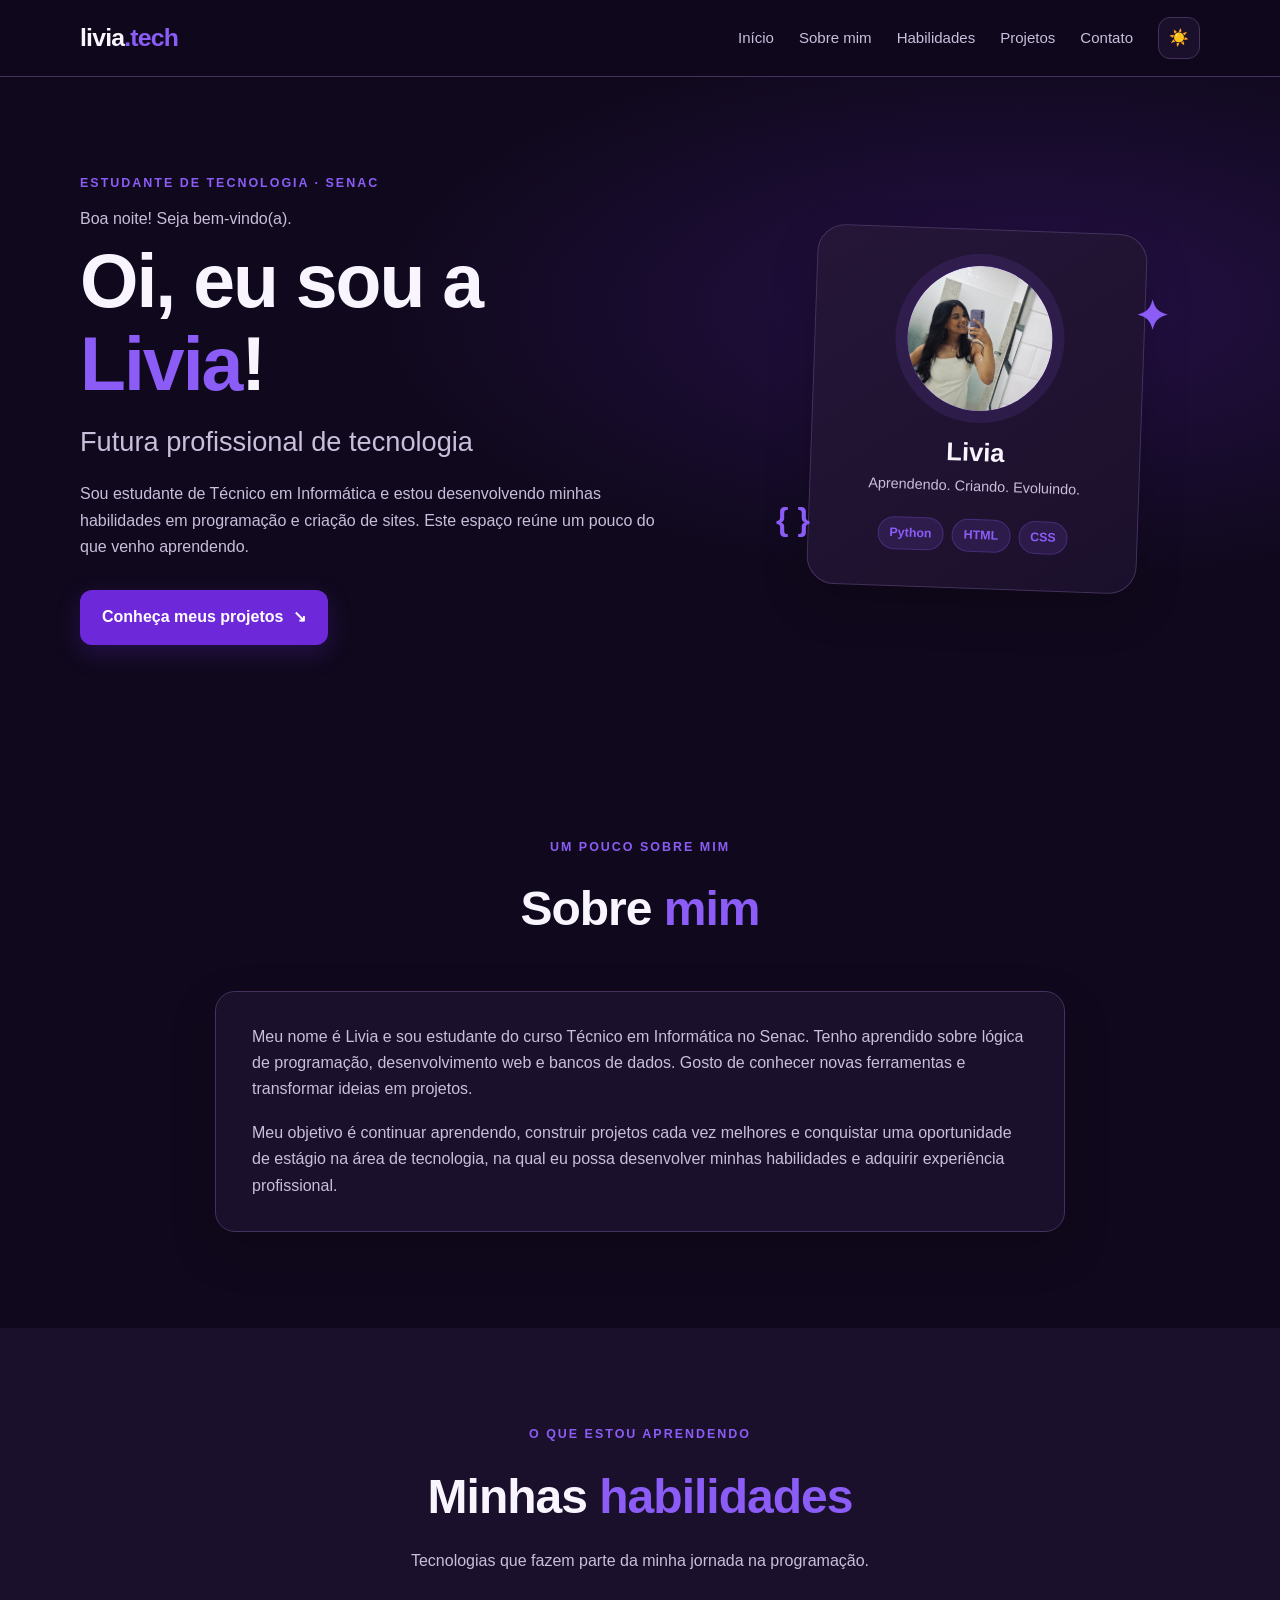
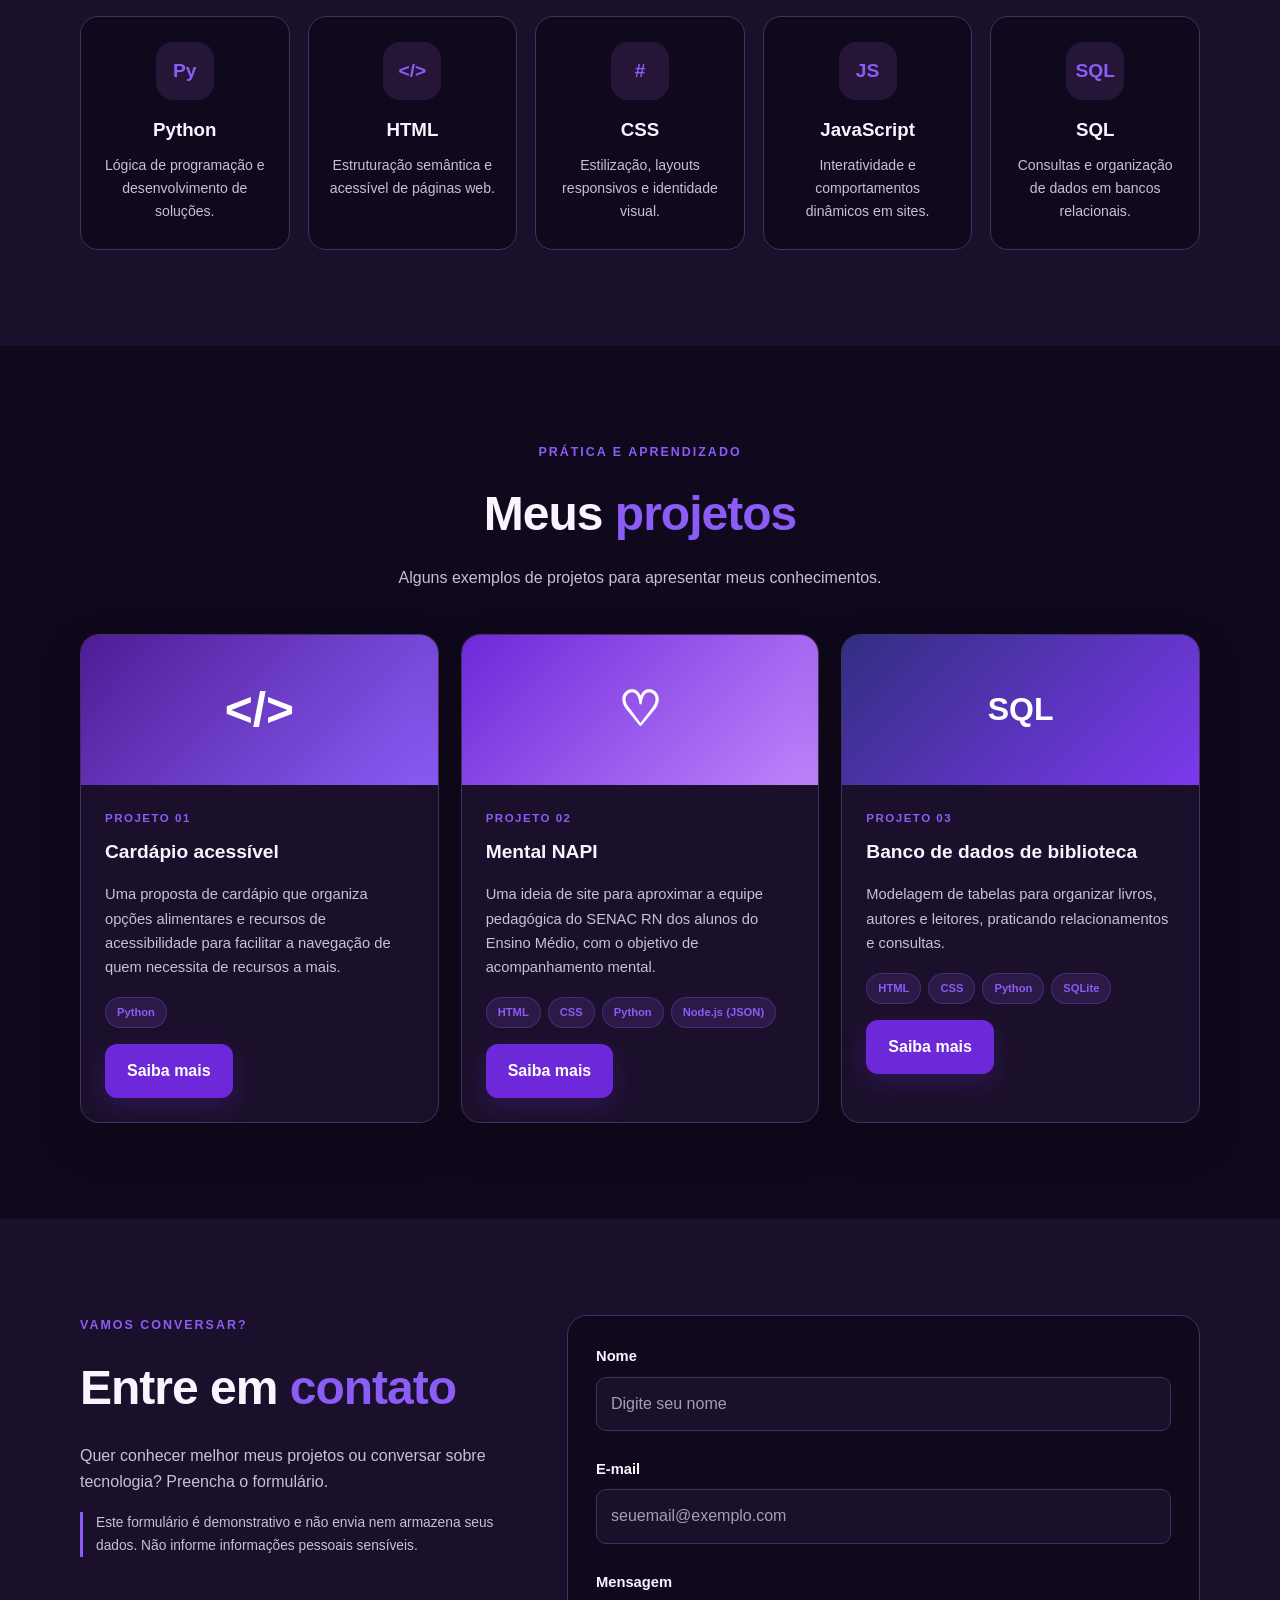
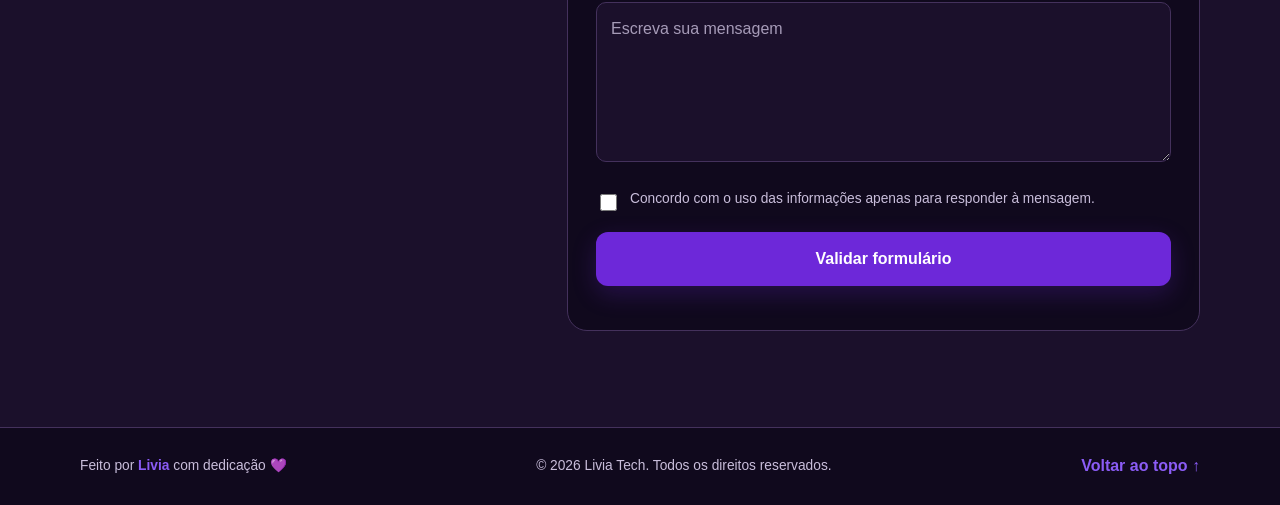
<file: portfolio_livia/index.html>
<!DOCTYPE html>
<html lang="pt-BR">
<head>
  <meta charset="UTF-8">
  <meta name="viewport" content="width=device-width, initial-scale=1.0">
  <meta name="description" content="Portfólio de Livia, estudante de Técnico em Informática no Senac.">
  <title>Livia | Portfólio de Tecnologia</title>
  <link rel="stylesheet" href="css/style.css">
  <script src="js/script.js" defer></script>
</head>
<body>
  <a class="pular-conteudo" href="#conteudo">Pular para o conteúdo</a>

  <header class="cabecalho">
    <div class="container barra-navegacao">
      <a class="logo" href="#inicio" aria-label="Livia Tech, página inicial">livia<span>.tech</span></a>

      <button class="menu-toggle" type="button" aria-label="Abrir menu de navegação"
              aria-expanded="false" aria-controls="menu-principal">
        <span></span><span></span><span></span>
      </button>

      <nav id="menu-principal" class="menu" aria-label="Navegação principal">
        <a href="#inicio">Início</a>
        <a href="#sobre">Sobre mim</a>
        <a href="#habilidades">Habilidades</a>
        <a href="#projetos">Projetos</a>
        <a href="#contato">Contato</a>
        <button id="tema-toggle" class="botao-tema" type="button" aria-label="Ativar modo claro">☀️</button>
      </nav>
    </div>
  </header>

  <main id="conteudo">
    <section id="inicio" class="inicio secao">
      <div class="container inicio-conteudo">
        <div class="inicio-texto">
          <p class="sobretitulo">ESTUDANTE DE TECNOLOGIA · SENAC</p>
          <p id="saudacao" class="saudacao" aria-live="polite">Olá! Seja bem-vindo(a).</p>
          <h1>Oi, eu sou a <span>Livia</span>!</h1>
          <h2>Futura profissional de tecnologia</h2>
          <p class="descricao">
            Sou estudante de Técnico em Informática e estou desenvolvendo minhas habilidades
            em programação e criação de sites. Este espaço reúne um pouco do que venho aprendendo.
          </p>
          <a class="botao principal" href="#projetos">Conheça meus projetos <span aria-hidden="true">↘</span></a>
        </div>

        <div class="avatar-area" aria-label="Ilustração de computador com símbolo de código">
          <div class="avatar-card">
            <div class="avatar-circulo">
              <img src="img/fotominhadiva.jfif" alt="Foto de Livia">
            </div>
            <p class="avatar-nome">Livia</p>
            <p class="avatar-legenda">Aprendendo. Criando. Evoluindo.</p>
            <div class="avatar-etiquetas" aria-hidden="true">
              <span>Python</span><span>HTML</span><span>CSS</span>
            </div>
          </div>
          <span class="decoracao decoracao-um" aria-hidden="true">✦</span>
          <span class="decoracao decoracao-dois" aria-hidden="true">{ }</span>
        </div>
      </div>
    </section>

    <section id="sobre" class="secao">
      <div class="container">
        <div class="titulo-secao">
          <p class="sobretitulo">UM POUCO SOBRE MIM</p>
          <h2>Sobre <span>mim</span></h2>
        </div>
        <div class="sobre-cartao">
          <p>
            Meu nome é Livia e sou estudante do curso Técnico em Informática no Senac.
            Tenho aprendido sobre lógica de programação, desenvolvimento web e bancos de dados.
            Gosto de conhecer novas ferramentas e transformar ideias em projetos.
          </p>
          <p>
            Meu objetivo é continuar aprendendo, construir projetos cada vez melhores e conquistar
            uma oportunidade de estágio na área de tecnologia, na qual eu possa desenvolver minhas
            habilidades e adquirir experiência profissional.
          </p>
        </div>
      </div>
    </section>

    <section id="habilidades" class="secao secao-alternada">
      <div class="container">
        <div class="titulo-secao">
          <p class="sobretitulo">O QUE ESTOU APRENDENDO</p>
          <h2>Minhas <span>habilidades</span></h2>
          <p class="subtitulo-secao">Tecnologias que fazem parte da minha jornada na programação.</p>
        </div>
        <div class="habilidades-grid">
          <article class="habilidade-card">
            <div class="habilidade-icone" aria-hidden="true">Py</div>
            <h3>Python</h3>
            <p>Lógica de programação e desenvolvimento de soluções.</p>
          </article>
          <article class="habilidade-card">
            <div class="habilidade-icone" aria-hidden="true">&lt;/&gt;</div>
            <h3>HTML</h3>
            <p>Estruturação semântica e acessível de páginas web.</p>
          </article>
          <article class="habilidade-card">
            <div class="habilidade-icone" aria-hidden="true">#</div>
            <h3>CSS</h3>
            <p>Estilização, layouts responsivos e identidade visual.</p>
          </article>
          <article class="habilidade-card">
            <div class="habilidade-icone" aria-hidden="true">JS</div>
            <h3>JavaScript</h3>
            <p>Interatividade e comportamentos dinâmicos em sites.</p>
          </article>
          <article class="habilidade-card">
            <div class="habilidade-icone" aria-hidden="true">SQL</div>
            <h3>SQL</h3>
            <p>Consultas e organização de dados em bancos relacionais.</p>
          </article>
        </div>
      </div>
    </section>

    <section id="projetos" class="secao">
      <div class="container">
        <div class="titulo-secao">
          <p class="sobretitulo">PRÁTICA E APRENDIZADO</p>
          <h2>Meus <span>projetos</span></h2>
          <p class="subtitulo-secao">Alguns exemplos de projetos para apresentar meus conhecimentos.</p>
        </div>
        <div class="projetos-grid">
          <article class="projeto-card">
            <div class="projeto-topo projeto-topo-um" aria-hidden="true"><span>&lt;/&gt;</span></div>
            <div class="projeto-corpo">
              <p class="projeto-numero">PROJETO 01</p>
              <h3>Cardápio acessível</h3>
              <p>Uma proposta de cardápio que organiza opções alimentares e recursos de acessibilidade para facilitar a navegação
                de quem necessita de recursos a mais.
              </p>
              <div class="tags"><span>Python</span></div>
              <a class="botao principal mt-3" href="https://github.com/helosvflx/Projeto-Final-22.04/blob/main/Projeto%20Final%20-%2022.04/projeto.py" target="_blank" rel="noopener noreferrer">Saiba mais</a>
            </div>
          </article>
          <article class="projeto-card">
            <div class="projeto-topo projeto-topo-dois" aria-hidden="true"><span>♡</span></div>
            <div class="projeto-corpo">
              <p class="projeto-numero">PROJETO 02</p>
              <h3>Mental NAPI</h3>
              <p>Uma ideia de site para aproximar a equipe pedagógica do SENAC RN dos alunos do Ensino Médio, com o objetivo de acompanhamento mental.</p>
              <div class="tags"><span>HTML</span><span>CSS</span><span>Python</span><span>Node.js (JSON)</span></div>
              <a class="botao principal mt-3" href="https://github.com/helosvflx/TRABALHO-COMPLETO-UC31/tree/main/Trabalho%20final%20UC31%20-%2005.08.2026" target="_blank" rel="noopener noreferrer">Saiba mais</a>
            </div>
          </article>
          <article class="projeto-card">
            <div class="projeto-topo projeto-topo-tres" aria-hidden="true"><span>SQL</span></div>
            <div class="projeto-corpo">
              <p class="projeto-numero">PROJETO 03</p>
              <h3>Banco de dados de biblioteca</h3>
              <p>Modelagem de tabelas para organizar livros, autores e leitores, praticando relacionamentos e consultas.</p>
              <div class="tags"><span>HTML</span><span>CSS</span><span>Python</span><span>SQLite</span></div>
              <a class="botao principal mt-3" href="https://github.com/helosvflx/UC32---Banco-de-Dados/tree/main/Biblioteca%20-%2002.10.2026" target="_blank" rel="noopener noreferrer">Saiba mais</a>
            </div>
          </article>
        </div>
      </div>
    </section>

    <section id="contato" class="secao secao-alternada">
      <div class="container contato-layout">
        <div class="contato-texto">
          <p class="sobretitulo">VAMOS CONVERSAR?</p>
          <h2>Entre em <span>contato</span></h2>
          <p>Quer conhecer melhor meus projetos ou conversar sobre tecnologia? Preencha o formulário.</p>
          <p class="privacidade">Este formulário é demonstrativo e não envia nem armazena seus dados. Não informe informações pessoais sensíveis.</p>
        </div>
        <form id="form-contato" class="formulario" novalidate>
          <div class="campo">
            <label for="nome">Nome</label>
            <input id="nome" name="nome" type="text" autocomplete="name" required maxlength="80"
                   placeholder="Digite seu nome">
            <small class="erro" id="erro-nome"></small>
          </div>
          <div class="campo">
            <label for="email">E-mail</label>
            <input id="email" name="email" type="email" autocomplete="email" required maxlength="120"
                   placeholder="seuemail@exemplo.com">
            <small class="erro" id="erro-email"></small>
          </div>
          <div class="campo">
            <label for="mensagem">Mensagem</label>
            <textarea id="mensagem" name="mensagem" rows="5" required maxlength="1000"
                      placeholder="Escreva sua mensagem"></textarea>
            <small class="erro" id="erro-mensagem"></small>
          </div>
          <div class="campo campo-consentimento">
            <input id="consentimento" name="consentimento" type="checkbox" required>
            <label for="consentimento">Concordo com o uso das informações apenas para responder à mensagem.</label>
          </div>
          <small class="erro" id="erro-consentimento"></small>
          <button class="botao principal botao-enviar" type="submit">Validar formulário</button>
          <p id="status-formulario" class="status-formulario" role="status" aria-live="polite"></p>
        </form>
      </div>
    </section>
  </main>

  <footer class="rodape">
    <div class="container rodape-conteudo">
      <p>Feito por <strong>Livia</strong> com dedicação 💜</p>
      <p>© <span id="ano-atual"></span> Livia Tech. Todos os direitos reservados.</p>
      <a class="voltar-topo" href="#inicio">Voltar ao topo ↑</a>
    </div>
  </footer>
</body>
</html>
</file>
<file: portfolio_livia/css/style.css>
/* PORTFÓLIO LIVIA — TEMA ROXO */
:root {
  --roxo-escuro: #24103f;
  --roxo: #6d28d9;
  --roxo-vivo: #8b5cf6;
  --roxo-claro: #c4b5fd;
  --lilas: #ede9fe;
  --fundo: #10091d;
  --superficie: #1b102b;
  --superficie-2: #251638;
  --texto: #f8f5ff;
  --texto-suave: #c9bedb;
  --borda: #44315c;
  --sombra: 0 18px 45px rgba(0, 0, 0, .22);
}

* { box-sizing: border-box; }
html { scroll-behavior: smooth; scroll-padding-top: 90px; }
body {
  margin: 0;
  background: var(--fundo);
  color: var(--texto);
  font-family: Arial, Helvetica, sans-serif;
  line-height: 1.65;
  transition: background .25s ease, color .25s ease;
}
body.modo-claro {
  --fundo: #faf7ff;
  --superficie: #ffffff;
  --superficie-2: #f1eaff;
  --texto: #241638;
  --texto-suave: #514263;
  --borda: #d8c9f2;
  --sombra: 0 18px 45px rgba(57, 31, 91, .10);
}
a { color: inherit; }
button, input, textarea { font: inherit; }
button, a { -webkit-tap-highlight-color: transparent; }
a:focus-visible, button:focus-visible, input:focus-visible, textarea:focus-visible {
  outline: 3px solid #c4b5fd;
  outline-offset: 4px;
}
.container { width: min(1120px, calc(100% - 40px)); margin-inline: auto; }
.pular-conteudo {
  position: absolute; top: -60px; left: 12px; z-index: 1000;
  padding: 10px 14px; color: #fff; background: var(--roxo);
  border-radius: 8px;
}
.pular-conteudo:focus { top: 12px; }

.cabecalho {
  position: sticky; top: 0; z-index: 100;
  background: color-mix(in srgb, var(--fundo) 90%, transparent);
  backdrop-filter: blur(14px); border-bottom: 1px solid var(--borda);
}
.barra-navegacao { min-height: 76px; display: flex; align-items: center; justify-content: space-between; gap: 24px; }
.logo { font-size: 1.55rem; font-weight: 800; text-decoration: none; letter-spacing: -.8px; }
.logo span { color: var(--roxo-vivo); }
.menu { display: flex; align-items: center; gap: 25px; }
.menu a { color: var(--texto-suave); text-decoration: none; font-size: .94rem; transition: color .2s; }
.menu a:hover, .menu a:focus-visible { color: var(--roxo-vivo); }
.botao-tema {
  width: 42px; height: 42px; border-radius: 12px; border: 1px solid var(--borda);
  background: var(--superficie); color: var(--texto); cursor: pointer;
}
.menu-toggle { display: none; }

.secao { padding: 96px 0; }
.inicio {
  min-height: 620px; display: flex; align-items: center; overflow: hidden;
  background: radial-gradient(ellipse at 80% 35%, rgba(109, 40, 217, .22), transparent 45%);
}
.inicio-conteudo { display: grid; grid-template-columns: 1.15fr .85fr; align-items: center; gap: 70px; }
.sobretitulo { color: var(--roxo-vivo); font-size: .78rem; font-weight: 800; letter-spacing: 2px; margin: 0 0 12px; }
.saudacao { color: var(--texto-suave); margin: 0 0 8px; }
.inicio h1 { margin: 0; font-size: clamp(2.6rem, 6vw, 4.7rem); line-height: 1.1; letter-spacing: -2px; }
.inicio h1 span, .titulo-secao h2 span, .contato-texto h2 span { color: var(--roxo-vivo); }
.inicio h2 { margin: 15px 0; font-size: clamp(1.2rem, 2.7vw, 1.7rem); color: var(--texto-suave); font-weight: 500; }
.descricao { max-width: 590px; color: var(--texto-suave); margin-bottom: 30px; }
.botao {
  display: inline-flex; justify-content: center; align-items: center; gap: 10px;
  padding: 13px 21px; border-radius: 12px; font-weight: 700; text-decoration: none;
  border: 1px solid transparent; cursor: pointer; transition: transform .2s, background .2s;
}
.botao:hover { transform: translateY(-2px); }
.principal { background: var(--roxo); color: #fff; box-shadow: 0 8px 24px rgba(109, 40, 217, .24); }
.principal:hover { background: #5b21b6; }

.avatar-area { min-height: 360px; display: grid; place-items: center; position: relative; }
.avatar-card {
  width: min(330px, 100%); padding: 36px 25px; text-align: center; border-radius: 28px;
  border: 1px solid var(--borda); background: linear-gradient(145deg, var(--superficie-2), var(--superficie));
  box-shadow: var(--sombra); transform: rotate(2deg);
}
.avatar-circulo {
  width: 145px; height: 145px; margin: 0 auto 20px; border-radius: 50%;
  display: grid; place-items: center; color: white; font-size: 2.6rem; font-weight: 800;
  background: linear-gradient(135deg, var(--roxo), #a78bfa);
  box-shadow: 0 0 0 12px rgba(139, 92, 246, .12);
}
.avatar-nome { font-size: 1.6rem; font-weight: 800; margin: 0; }
.avatar-legenda { color: var(--texto-suave); margin: 2px 0 20px; font-size: .9rem; }
.avatar-etiquetas { display: flex; justify-content: center; flex-wrap: wrap; gap: 8px; }
.avatar-etiquetas span, .tags span {
  background: rgba(139, 92, 246, .14); border: 1px solid rgba(139, 92, 246, .28);
  color: var(--roxo-vivo); border-radius: 999px; padding: 5px 11px; font-size: .78rem; font-weight: 700;
}
.decoracao { position: absolute; color: var(--roxo-vivo); font-weight: 800; }
.decoracao-um { top: 15%; right: 7%; font-size: 2.5rem; }
.decoracao-dois { bottom: 12%; left: 5%; font-size: 2rem; }

.titulo-secao { text-align: center; margin-bottom: 42px; }
.titulo-secao h2, .contato-texto h2 { margin: 0; font-size: clamp(2rem, 4vw, 3rem); letter-spacing: -1px; }
.subtitulo-secao { color: var(--texto-suave); margin: 12px auto 0; max-width: 620px; }
.sobre-cartao {
  max-width: 850px; margin: 0 auto; padding: 32px 36px; border-radius: 20px;
  background: var(--superficie); border: 1px solid var(--borda); box-shadow: var(--sombra);
}
.sobre-cartao p { margin: 0; color: var(--texto-suave); }
.sobre-cartao p + p { margin-top: 17px; }
.secao-alternada { background: var(--superficie); }
.habilidades-grid { display: grid; grid-template-columns: repeat(5, 1fr); gap: 18px; }
.habilidade-card {
  padding: 25px 18px; border-radius: 18px; background: var(--fundo);
  border: 1px solid var(--borda); text-align: center; transition: transform .2s, border-color .2s;
}
.habilidade-card:hover { transform: translateY(-5px); border-color: var(--roxo-vivo); }
.habilidade-icone {
  width: 58px; height: 58px; margin: 0 auto 15px; display: grid; place-items: center;
  border-radius: 17px; background: var(--superficie-2); color: var(--roxo-vivo);
  font-weight: 800; font-size: 1.2rem;
}
.habilidade-card h3 { margin: 0 0 8px; }
.habilidade-card p { color: var(--texto-suave); font-size: .88rem; margin: 0; }

.projetos-grid { display: grid; grid-template-columns: repeat(3, 1fr); gap: 22px; align-items: stretch; }
.projeto-card { overflow: hidden; border-radius: 19px; background: var(--superficie); border: 1px solid var(--borda); box-shadow: var(--sombra); }
.projeto-topo { min-height: 150px; display: grid; place-items: center; color: white; font-size: 3rem; font-weight: 800; }
.projeto-topo-um { background: linear-gradient(135deg, #4c1d95, #8b5cf6); }
.projeto-topo-dois { background: linear-gradient(135deg, #6d28d9, #c084fc); }
.projeto-topo-tres { background: linear-gradient(135deg, #312e81, #7c3aed); font-size: 2rem; }
.projeto-corpo { padding: 24px; }
.projeto-numero { margin: 0 0 8px; color: var(--roxo-vivo); font-size: .72rem; font-weight: 800; letter-spacing: 1.5px; }
.projeto-corpo h3 { margin: 0 0 10px; font-size: 1.2rem; }
.projeto-corpo p:not(.projeto-numero) { color: var(--texto-suave); font-size: .92rem; }
.tags { display: flex; gap: 7px; flex-wrap: wrap; margin-top: 18px; }
.tags span { font-size: .7rem; }
.aviso-projetos { margin: 24px auto 0; max-width: 850px; color: var(--texto-suave); font-size: .85rem; text-align: center; }

.contato-layout { display: grid; grid-template-columns: .8fr 1.2fr; gap: 65px; align-items: start; }
.contato-texto > p:not(.sobretitulo) { color: var(--texto-suave); }
.privacidade { font-size: .86rem; border-left: 3px solid var(--roxo-vivo); padding-left: 13px; }
.formulario { padding: 28px; border: 1px solid var(--borda); border-radius: 20px; background: var(--fundo); }
.campo { display: flex; flex-direction: column; gap: 8px; margin-bottom: 18px; }
.campo label { font-size: .92rem; font-weight: 700; }
.campo input:not([type="checkbox"]), .campo textarea {
  width: 100%; border: 1px solid var(--borda); border-radius: 10px; padding: 13px 14px;
  background: var(--superficie); color: var(--texto); resize: vertical;
}
.campo input::placeholder, .campo textarea::placeholder { color: var(--texto-suave); opacity: .8; }
.campo-consentimento { flex-direction: row; align-items: flex-start; gap: 10px; }
.campo-consentimento input { margin-top: 6px; accent-color: var(--roxo); min-width: 17px; min-height: 17px; }
.campo-consentimento label { color: var(--texto-suave); font-weight: 400; font-size: .86rem; }
.erro { color: #fb7185; min-height: 0; font-size: .82rem; }
[aria-invalid="true"] { border-color: #fb7185 !important; }
.botao-enviar { width: 100%; }
.status-formulario { margin-bottom: 0; color: var(--roxo-vivo); font-weight: 700; }

.rodape { border-top: 1px solid var(--borda); padding: 25px 0; background: var(--fundo); }
.rodape-conteudo { display: flex; align-items: center; justify-content: space-between; gap: 15px; flex-wrap: wrap; }
.rodape p { margin: 0; color: var(--texto-suave); font-size: .86rem; }
.rodape strong, .voltar-topo { color: var(--roxo-vivo); }
.voltar-topo { font-weight: 700; text-decoration: none; }
.voltar-topo:hover { text-decoration: underline; }

@media (max-width: 950px) {
  .inicio-conteudo { gap: 35px; }
  .habilidades-grid { grid-template-columns: repeat(3, 1fr); }
  .menu { gap: 15px; }
  .contato-layout { gap: 35px; }
}
@media (max-width: 760px) {
  .container { width: min(100% - 32px, 600px); }
  .secao { padding: 72px 0; }
  .barra-navegacao { min-height: 68px; }
  .menu-toggle {
    display: flex; flex-direction: column; justify-content: center; gap: 5px;
    width: 44px; height: 44px; border: 1px solid var(--borda); border-radius: 10px;
    background: var(--superficie); cursor: pointer; padding: 10px;
  }
  .menu-toggle span { display: block; height: 2px; width: 100%; background: var(--texto); border-radius: 3px; }
  .menu {
    display: none; position: absolute; top: calc(100% + 1px); left: 0; right: 0;
    padding: 18px 22px 22px; background: var(--superficie); border-bottom: 1px solid var(--borda);
    flex-direction: column; align-items: stretch; gap: 5px;
  }
  .menu.aberto { display: flex; }
  .menu a { padding: 10px 5px; }
  .botao-tema { margin-top: 8px; }
  .inicio { min-height: auto; }
  .inicio-conteudo { grid-template-columns: 1fr; padding-top: 20px; text-align: center; }
  .descricao { margin-inline: auto; }
  .avatar-area { min-height: 330px; }
  .projetos-grid { grid-template-columns: 1fr; max-width: 520px; margin-inline: auto; }
  .contato-layout { grid-template-columns: 1fr; }
  .contato-texto { text-align: center; }
  .privacidade { text-align: left; }
  .rodape-conteudo { flex-direction: column; text-align: center; }
}
@media (max-width: 480px) {
  .inicio h1 { font-size: 2.55rem; }
  .habilidades-grid { grid-template-columns: repeat(2, 1fr); gap: 12px; }
  .habilidade-card { padding: 20px 12px; }
  .sobre-cartao, .formulario { padding: 22px 18px; }
  .avatar-card { max-width: 290px; }
}
@media (prefers-reduced-motion: reduce) {
  *, *::before, *::after { scroll-behavior: auto !important; transition-duration: .01ms !important; animation-duration: .01ms !important; }
}

.avatar-circulo {
    overflow: hidden;
    border-radius: 50%;
    position: relative;
}

.avatar-circulo img {
    width: 100%;
    height: 100%;
    object-fit: cover;
    border-radius: 50%;
    display: block;
    position: absolute;
    top: 0;
    left: 0;
}

.projeto-corpo .botao {
  margin-top: 1rem;
}
</file>
